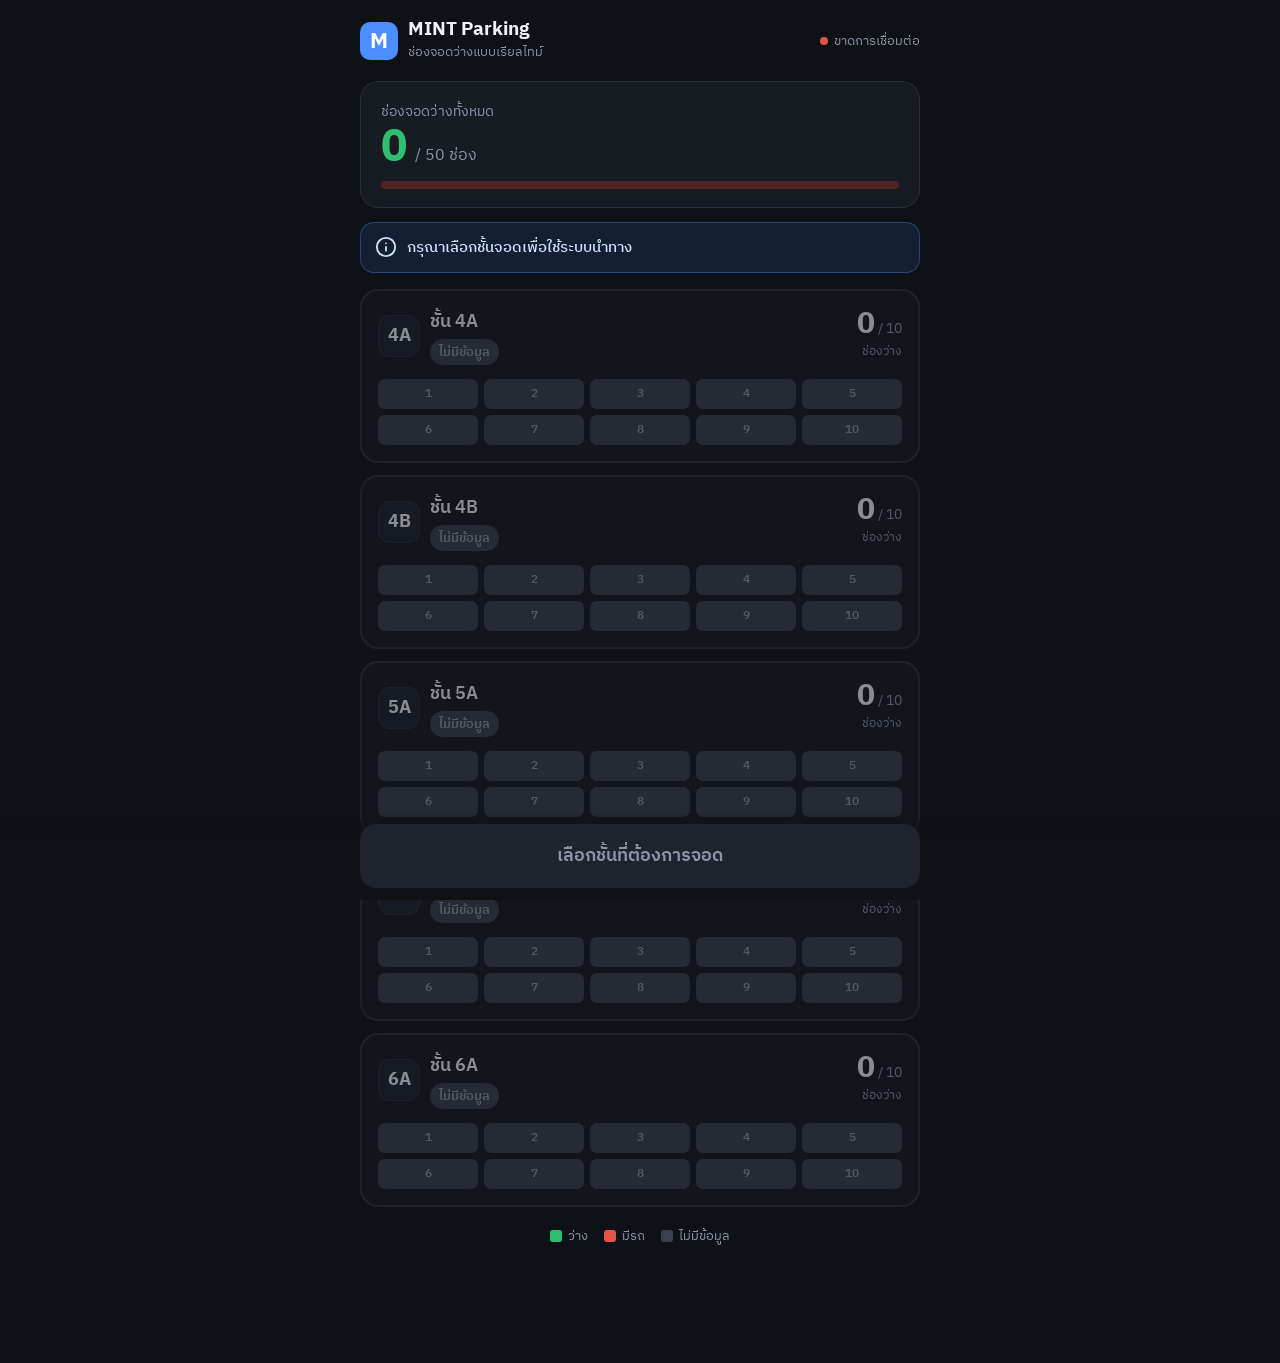
<file: index.html>
<!doctype html>
<html lang="th">
<head>
<meta charset="utf-8">
<meta name="viewport" content="width=device-width,initial-scale=1,viewport-fit=cover">
<meta name="theme-color" content="#0e1116">
<title>MINT Parking</title>
<link rel="preconnect" href="https://fonts.googleapis.com">
<link href="https://fonts.googleapis.com/css2?family=IBM+Plex+Sans+Thai:wght@400;500;600;700&display=swap" rel="stylesheet">
<!-- แก้ไฟล์ CSS/JS เมื่อไร ให้เพิ่มเลข ?v= เพื่อให้มือถือโหลดไฟล์ใหม่ -->
<link rel="stylesheet" href="css/base.css?v=1">
<link rel="stylesheet" href="css/dashboard.css?v=1">
</head>
<body>
<div class="wrap">
  <header>
    <div class="brand">
      <div class="logo">M</div>
      <div><h1>MINT Parking</h1><small>ช่องจอดว่างแบบเรียลไทม์</small></div>
    </div>
    <div class="live" id="live"><i></i><span id="liveText">กำลังเชื่อมต่อ</span></div>
  </header>

  <section class="summary">
    <div class="label">ช่องจอดว่างทั้งหมด</div>
    <div class="big"><b id="totalFree">–</b><span id="totalOf">/ – ช่อง</span></div>
    <div class="bar"><div id="totalBar" style="width:0"></div></div>
  </section>

  <div class="hint">
    <svg width="22" height="22" viewBox="0 0 24 24" fill="none" stroke="currentColor" stroke-width="2"
         stroke-linecap="round" stroke-linejoin="round"><circle cx="12" cy="12" r="10"/><path d="M12 16v-4M12 8h.01"/></svg>
    กรุณาเลือกชั้นจอดเพื่อใช้ระบบนำทาง
  </div>

  <div class="floors" id="floors"></div>

  <div class="legend">
    <span><i class="l-free"></i>ว่าง</span>
    <span><i class="l-taken"></i>มีรถ</span>
    <span><i class="l-unknown"></i>ไม่มีข้อมูล</span>
  </div>
  <div class="updated" id="updated"></div>
</div>

<div class="cta"><button id="go" disabled>เลือกชั้นที่ต้องการจอด</button></div>
<div class="toast" id="toast"></div>

<script src="js/config.js?v=1"></script>
<script src="js/parking.js?v=1"></script>
<script src="js/dashboard.js?v=1"></script>
</body>
</html>
</file>
<file: css/base.css>
/* =====================================================================
 * base.css — สี ฟอนต์ และค่าพื้นฐานที่ใช้ร่วมกันทั้งสองหน้า
 * ===================================================================== */
:root{
  --bg:#0e1116; --panel:#171b22; --panel-2:#1e232c; --line:#2a313c;
  --text:#eef1f5; --muted:#8b95a5;
  --free:#2fbf71; --free-dim:#1c4a33;
  --taken:#e5534b; --taken-dim:#4d2523;
  --warn:#f0a83a; --unknown:#3a414c;
  --accent:#4c8dff;
  --turn:#0f7a3f;        /* พื้นหลังหน้านำทางเมื่อถึงจุดเลี้ยว */
  --arrive:#12305e;      /* พื้นหลังหน้านำทางเมื่อถึงชั้นจอด */
}
*{box-sizing:border-box;margin:0;padding:0}
html,body{background:var(--bg)}
body{font-family:'IBM Plex Sans Thai',sans-serif;color:var(--text);min-height:100vh}
button{font-family:inherit;cursor:pointer;-webkit-tap-highlight-color:transparent}
</file>
<file: css/dashboard.css>
/* =====================================================================
 * dashboard.css — หน้าแดชบอร์ด (index.html)
 * ===================================================================== */
body{padding:16px 16px calc(110px + env(safe-area-inset-bottom))}
.wrap{max-width:560px;margin:0 auto}

/* ---------- ส่วนหัว ---------- */
header{display:flex;align-items:center;justify-content:space-between;margin:4px 0 18px}
.brand{display:flex;align-items:center;gap:10px}
.logo{width:38px;height:38px;border-radius:10px;background:var(--accent);display:grid;place-items:center;
      font-weight:700;font-size:22px;color:#fff}
.brand h1{font-size:19px;font-weight:700;line-height:1.1}
.brand small{display:block;color:var(--muted);font-size:13px;font-weight:400}
.live{display:flex;align-items:center;gap:6px;font-size:13px;color:var(--muted)}
.live i{width:8px;height:8px;border-radius:50%;background:var(--free);box-shadow:0 0 0 0 rgba(47,191,113,.6);
        animation:pulse 2s infinite}
.live.off i{background:var(--taken);animation:none}
@keyframes pulse{70%{box-shadow:0 0 0 7px rgba(47,191,113,0)}100%{box-shadow:0 0 0 0 rgba(47,191,113,0)}}

/* ---------- สรุปรวม ---------- */
.summary{background:var(--panel);border:1px solid var(--line);border-radius:18px;padding:18px 20px;margin-bottom:14px}
.summary .label{color:var(--muted);font-size:14px}
.summary .big{display:flex;align-items:baseline;gap:8px;margin:2px 0 12px}
.summary .big b{font-size:44px;font-weight:700;color:var(--free);line-height:1}
.summary .big span{color:var(--muted);font-size:16px}
.bar{height:8px;background:var(--taken-dim);border-radius:99px;overflow:hidden}
.bar > div{height:100%;background:var(--free);border-radius:99px;transition:width .5s}

/* ---------- คำแนะนำ ---------- */
.hint{display:flex;gap:10px;align-items:center;background:rgba(76,141,255,.12);border:1px solid rgba(76,141,255,.35);
      color:#cfe0ff;border-radius:14px;padding:12px 14px;font-size:15px;font-weight:500;margin-bottom:16px}
.hint svg{flex:none}

/* ---------- การ์ดชั้น ---------- */
.floors{display:flex;flex-direction:column;gap:12px}
.floor{background:var(--panel);border:2px solid var(--line);border-radius:18px;padding:16px;cursor:pointer;
       transition:border-color .15s,transform .1s;-webkit-tap-highlight-color:transparent}
.floor:active{transform:scale(.99)}
.floor.selected{border-color:var(--accent);background:var(--panel-2)}
.floor.disabled{cursor:not-allowed;opacity:.55}
.row{display:flex;align-items:center;justify-content:space-between;gap:10px}
.fname{display:flex;align-items:center;gap:10px}
.badge{width:42px;height:42px;border-radius:12px;background:var(--panel-2);border:1px solid var(--line);
       display:grid;place-items:center;font-weight:700;font-size:18px}
.floor.selected .badge{background:var(--accent);border-color:var(--accent)}
.fname h2{font-size:18px;font-weight:600}
.status{font-size:13px;font-weight:600;padding:2px 9px;border-radius:99px;display:inline-block;margin-top:2px}
.s-free{background:var(--free-dim);color:var(--free)}
.s-low{background:rgba(240,168,58,.15);color:var(--warn)}
.s-full{background:var(--taken-dim);color:var(--taken)}
.s-none{background:var(--unknown);color:var(--muted)}
.count{text-align:right}
.count b{font-size:30px;font-weight:700;line-height:1}
.count span{color:var(--muted);font-size:14px}
.count small{display:block;color:var(--muted);font-size:12px}

.slots{display:grid;grid-template-columns:repeat(5,1fr);gap:6px;margin-top:14px}
.slot{height:30px;border-radius:7px;display:grid;place-items:center;font-size:12px;font-weight:600}
.slot.free{background:var(--free-dim);color:var(--free);border:1px solid rgba(47,191,113,.4)}
.slot.taken{background:var(--taken-dim);color:#f3a29d}
.slot.unknown{background:var(--unknown);color:var(--muted)}
.offline{color:var(--warn);font-size:13px;margin-top:10px}

.legend{display:flex;gap:16px;justify-content:center;color:var(--muted);font-size:13px;margin:18px 0 6px}
.legend span{display:flex;align-items:center;gap:6px}
.legend i{width:12px;height:12px;border-radius:3px;display:inline-block}
.legend .l-free{background:var(--free)}
.legend .l-taken{background:var(--taken)}
.legend .l-unknown{background:var(--unknown)}
.updated{text-align:center;color:var(--muted);font-size:12px}

/* ---------- แถบปุ่มด้านล่าง ---------- */
.cta{position:fixed;left:0;right:0;bottom:0;padding:12px 16px calc(12px + env(safe-area-inset-bottom));
     background:linear-gradient(to top,var(--bg) 70%,rgba(14,17,22,0))}
.cta button{display:block;width:100%;max-width:560px;margin:0 auto;border:0;border-radius:16px;padding:17px;
            font-size:18px;font-weight:600;background:var(--accent);color:#fff}
.cta button:disabled{background:var(--panel-2);color:var(--muted);cursor:default}

.toast{position:fixed;left:50%;top:16px;transform:translate(-50%,-80px);background:var(--warn);color:#1a1200;
       padding:10px 16px;border-radius:12px;font-weight:600;font-size:14px;transition:transform .3s;z-index:5;
       max-width:calc(100% - 32px)}
.toast.show{transform:translate(-50%,0)}
</file>
<file: css/nav.css>
/* =====================================================================
 * nav.css — หน้านำทาง (nav.html)
 * ===================================================================== */
html,body{height:100%}
body{display:flex;flex-direction:column;transition:background .3s}
body.turn{background:var(--turn)}
body.arrived{background:var(--arrive)}

/* ---------- แถบบน ---------- */
.top{display:flex;align-items:center;gap:10px;padding:14px 16px;padding-top:calc(14px + env(safe-area-inset-top))}
.back{border:0;background:rgba(255,255,255,.08);color:var(--text);width:42px;height:42px;border-radius:12px;
      display:grid;place-items:center;flex:none}
.dest{flex:1;min-width:0}
.dest small{display:block;color:var(--muted);font-size:13px}
body.turn .dest small,body.arrived .dest small{color:rgba(255,255,255,.75)}
.dest b{font-size:18px;font-weight:600}
.free{flex:none;font-size:14px;font-weight:600;padding:6px 12px;border-radius:99px;background:var(--free-dim);color:var(--free)}
.free.low{background:rgba(240,168,58,.18);color:var(--warn)}
.free.full{background:var(--taken-dim);color:#f3a29d}
.free.none{background:var(--unknown);color:var(--muted)}

/* ---------- แจ้งเตือนชั้นเต็ม ---------- */
.alert{margin:12px 16px 0;padding:12px 14px;border-radius:14px;background:rgba(240,168,58,.15);
       border:1px solid rgba(240,168,58,.5);color:#ffd79a;font-size:15px;font-weight:500;display:none;
       align-items:center;gap:10px;justify-content:space-between}
.alert.show{display:flex}
.alert button{border:0;border-radius:10px;padding:8px 12px;background:var(--warn);color:#1a1200;font-weight:600;font-size:14px;flex:none}

/* ---------- คำสั่งหลัก ---------- */
main{flex:1;display:flex;flex-direction:column;align-items:center;justify-content:center;text-align:center;padding:0 20px}
.code{display:inline-block;font-size:13px;font-weight:600;letter-spacing:.5px;padding:3px 10px;border-radius:99px;
      background:rgba(255,255,255,.14);color:#fff;margin-bottom:6px;visibility:hidden}
.code.on{visibility:visible}
.arrow{width:min(58vw,260px);height:min(58vw,260px)}
.arrow svg{width:100%;height:100%}
.msg{font-size:clamp(34px,11vw,58px);font-weight:700;line-height:1.15;margin-top:8px}
.msg.long{font-size:clamp(28px,8.2vw,44px)}
.detail{font-size:18px;color:rgba(255,255,255,.8);margin-top:6px;min-height:27px}
.prev{margin-top:18px;font-size:14px;color:var(--muted);min-height:20px}
body.turn .prev,body.arrived .prev{color:rgba(255,255,255,.7)}

/* ---------- ผังช่องจอดเมื่อถึงชั้น ---------- */
.slots{display:none;grid-template-columns:repeat(5,1fr);gap:6px;width:100%;max-width:340px;margin-top:20px}
body.arrived .slots{display:grid}
.slot{height:34px;border-radius:8px;display:grid;place-items:center;font-size:13px;font-weight:600}
.slot.f{background:var(--free);color:#05290f}
.slot.t{background:rgba(255,255,255,.12);color:rgba(255,255,255,.45)}
.slot.u{background:rgba(255,255,255,.06);color:rgba(255,255,255,.3)}

/* ---------- เส้นทางที่ผ่านมา ---------- */
.steps{display:flex;flex-wrap:wrap;gap:4px 6px;justify-content:center;align-items:center;
       padding:12px 16px calc(18px + env(safe-area-inset-bottom));font-size:13px;color:rgba(255,255,255,.5)}
.steps b{font-weight:600;color:rgba(255,255,255,.85)}
.steps b.now{color:#fff;background:rgba(255,255,255,.18);padding:1px 8px;border-radius:99px}
.debug{color:rgba(255,255,255,.6);font-size:12px;white-space:pre-line;text-align:center;padding:0 16px 8px}

/* ---------- หน้าเริ่ม ---------- */
.start{position:fixed;inset:0;background:var(--bg);display:flex;flex-direction:column;align-items:center;
       justify-content:center;text-align:center;padding:24px;z-index:5;gap:14px}
.start.hide{display:none}
.start h1{font-size:26px;font-weight:700}
.start p{color:var(--muted);font-size:15px;max-width:320px;line-height:1.6}
.start .big{border:0;border-radius:16px;padding:17px 40px;font-size:19px;font-weight:600;background:var(--accent);color:#fff;margin-top:8px}
.start .link{border:0;background:none;color:var(--muted);font-size:15px;text-decoration:underline}
.err{color:#f3a29d;font-size:14px;max-width:320px;min-height:20px}

/* ---------- ปุ่มจำลอง (?sim) ---------- */
.sim{display:none;flex-wrap:wrap;gap:6px;justify-content:center;padding:0 12px 10px}
.sim.on{display:flex}
.sim button{border:1px solid rgba(255,255,255,.3);background:rgba(0,0,0,.25);color:#fff;border-radius:10px;padding:8px 12px;font-size:13px}
.sim button.hold{background:#fff;color:#000}

/* ---------- กล่องแจ้งเตือน flag ---------- */
#overlay{position:fixed;inset:0;background:rgba(0,0,0,.75);display:none;align-items:center;justify-content:center;padding:16px;z-index:10}
#box{background:#fff;color:#222;border-radius:16px;padding:24px;max-width:420px;width:100%}
#box h2{margin:0 0 12px;font-size:21px}
#box p,#box li{font-size:16px;line-height:1.5}
#box ol{padding-left:22px;margin:8px 0}
#box code{background:#eee;padding:2px 6px;border-radius:6px;word-break:break-all}
.row{display:flex;gap:12px;margin-top:16px}
.row button{flex:1;font-size:17px;padding:12px;border-radius:12px;border:0}
.yes{background:#0a7d2c;color:#fff}
.no{background:#ddd;color:#222}
#steps2{display:none}
#copied{color:#0a7d2c;font-weight:bold}
</file>
